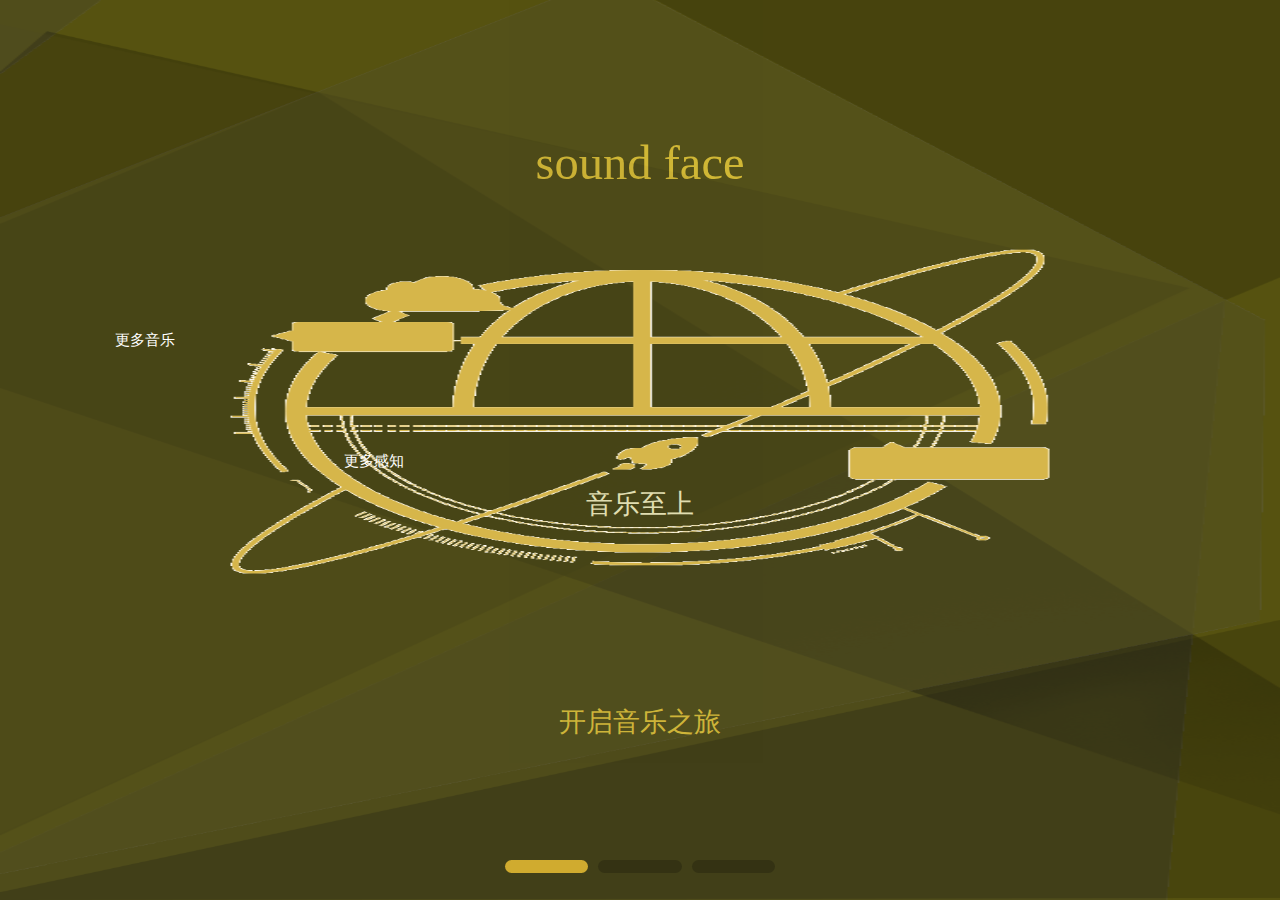
<file: index.html>
<!doctype html>
<html lang="en">
<head>
    <meta charset="UTF-8">
    <meta name="viewport"
          content="width=device-width, user-scalable=no, initial-scale=1.0, maximum-scale=1.0, minimum-scale=1.0">
    <meta http-equiv="X-UA-Compatible" content="ie=edge">
    <title>Document</title>
    <script src = "js/zepto.min.js"></script>
    <script src = "js/swiper.jquery.js"></script>
    <script src = "js/swiper.animate1.0.2.min.js"></script>
    <script src = "js/guide.js"></script>
    <link rel="stylesheet" href="css/animate.css">
    <link rel="stylesheet" href="css/swiper.min.css">
    <link rel="stylesheet" href="css/guide.css">
</head>
<body>
    <div class="swiper-container">
        <div class="swiper-wrapper">
            <div class="swiper-slide">
                <div class="bg11">
                    <span>更多音乐</span>
                    <span>更多感知</span>
                </div>
                <div class="bg12 ani" swiper-animate-effect="bounceInLeft" swiper-animate-duration="0.5s" swiper-animate-delay="0.6s"></div>
                <div class="bg15 ani" swiper-animate-effect="flipInY" swiper-animate-duration="1s" swiper-animate-delay="0s"></div>
                <div class="bg13 ani" swiper-animate-effect="rollIn" swiper-animate-duration="1s" swiper-animate-delay="1s"></div>
                <div class="bg14 ani" swiper-animate-effect="anibg16" swiper-animate-duration="1.5s" swiper-animate-delay="1s">
                    <p class="txt1">sound face</p>
                    <p class="txt2">音乐至上</p>
                    <p class="txt3">开启音乐之旅</p>
                </div>
            </div>
            <div class="swiper-slide">
                <div class="bg21 ani"    swiper-animate-effect="rotateIn" swiper-animate-duration="1.6s" swiper-animate-delay="0.4s">
                    <p>新增推荐歌单</p>
                </div>
                <div class="back2 ani"     swiper-animate-effect="rollIn" swiper-animate-duration="0.6s" swiper-animate-delay="1s"></div>
                <p class = "txt21"> 炫酷歌单 <br> 音乐流行</p>
                <p class="txt22">音乐多元化</p>
            </div>

            <div class="swiper-slide">
                <div class="bg31 ani"   swiper-animate-effect="bounceIn" swiper-animate-duration="1s" swiper-animate-delay="1.4s"> <p>用音乐感知世界</p></div>
                <div class="bg32 ani" swiper-animate-effect="flash" swiper-animate-duration="1.4s" swiper-animate-delay="0.2s"></div>
                <div class="start ani"  swiper-animate-effect="bounceInUp" swiper-animate-duration="1.5s" swiper-animate-delay="1.4s">
                    <a href="home.html">开启体验</a></div>
            </div>
        </div>
        <div class="swiper-pagination"></div>
    </div>
</body>
<script>
    var mySwiper = new Swiper('.swiper-container',{
        pagination:'.swiper-pagination',
        onInit: function(swiper){ //Swiper2.x的初始化是onFirstInit
            swiperAnimateCache(swiper); //隐藏动画元素
            swiperAnimate(swiper); //初始化完成开始动画
        },
        onSlideChangeEnd: function(swiper){
            swiperAnimate(swiper); //每个slide切换结束时也运行当前slide动画
        }
    })
</script>
</html>
</file>
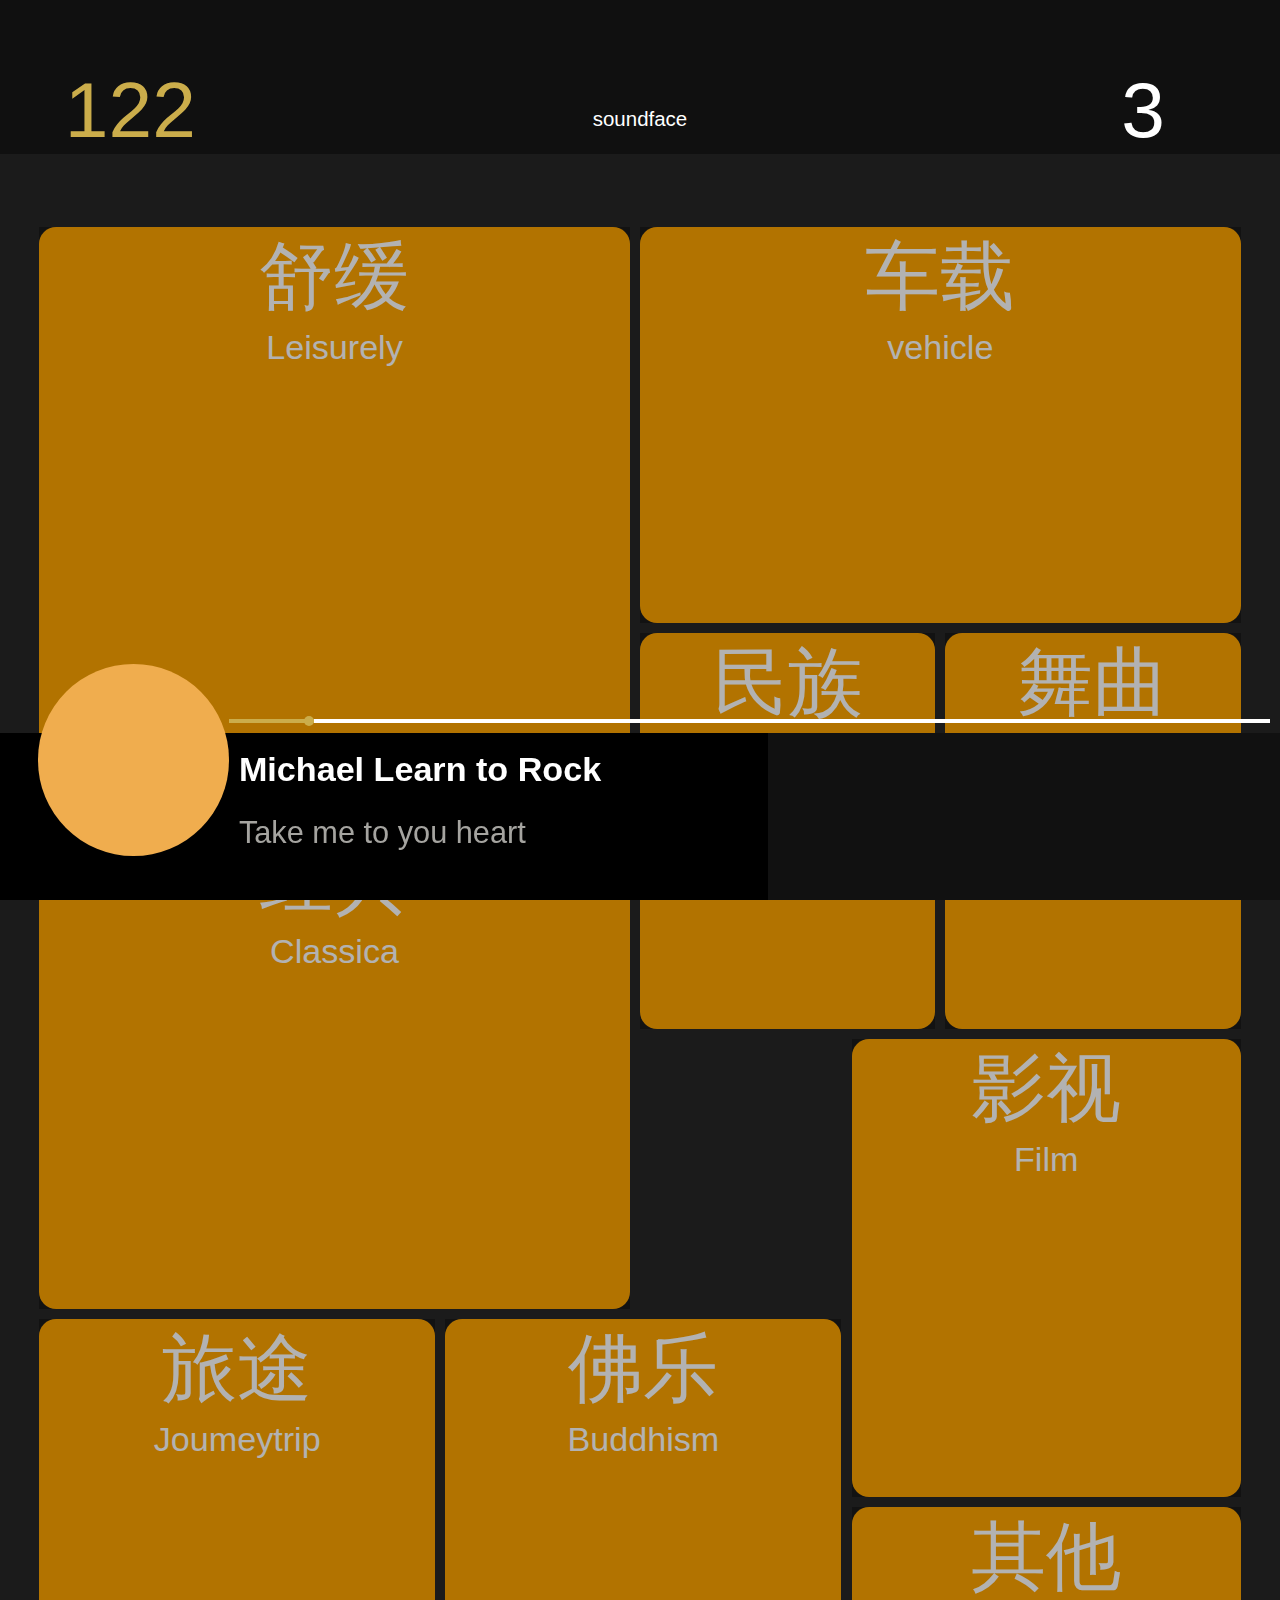
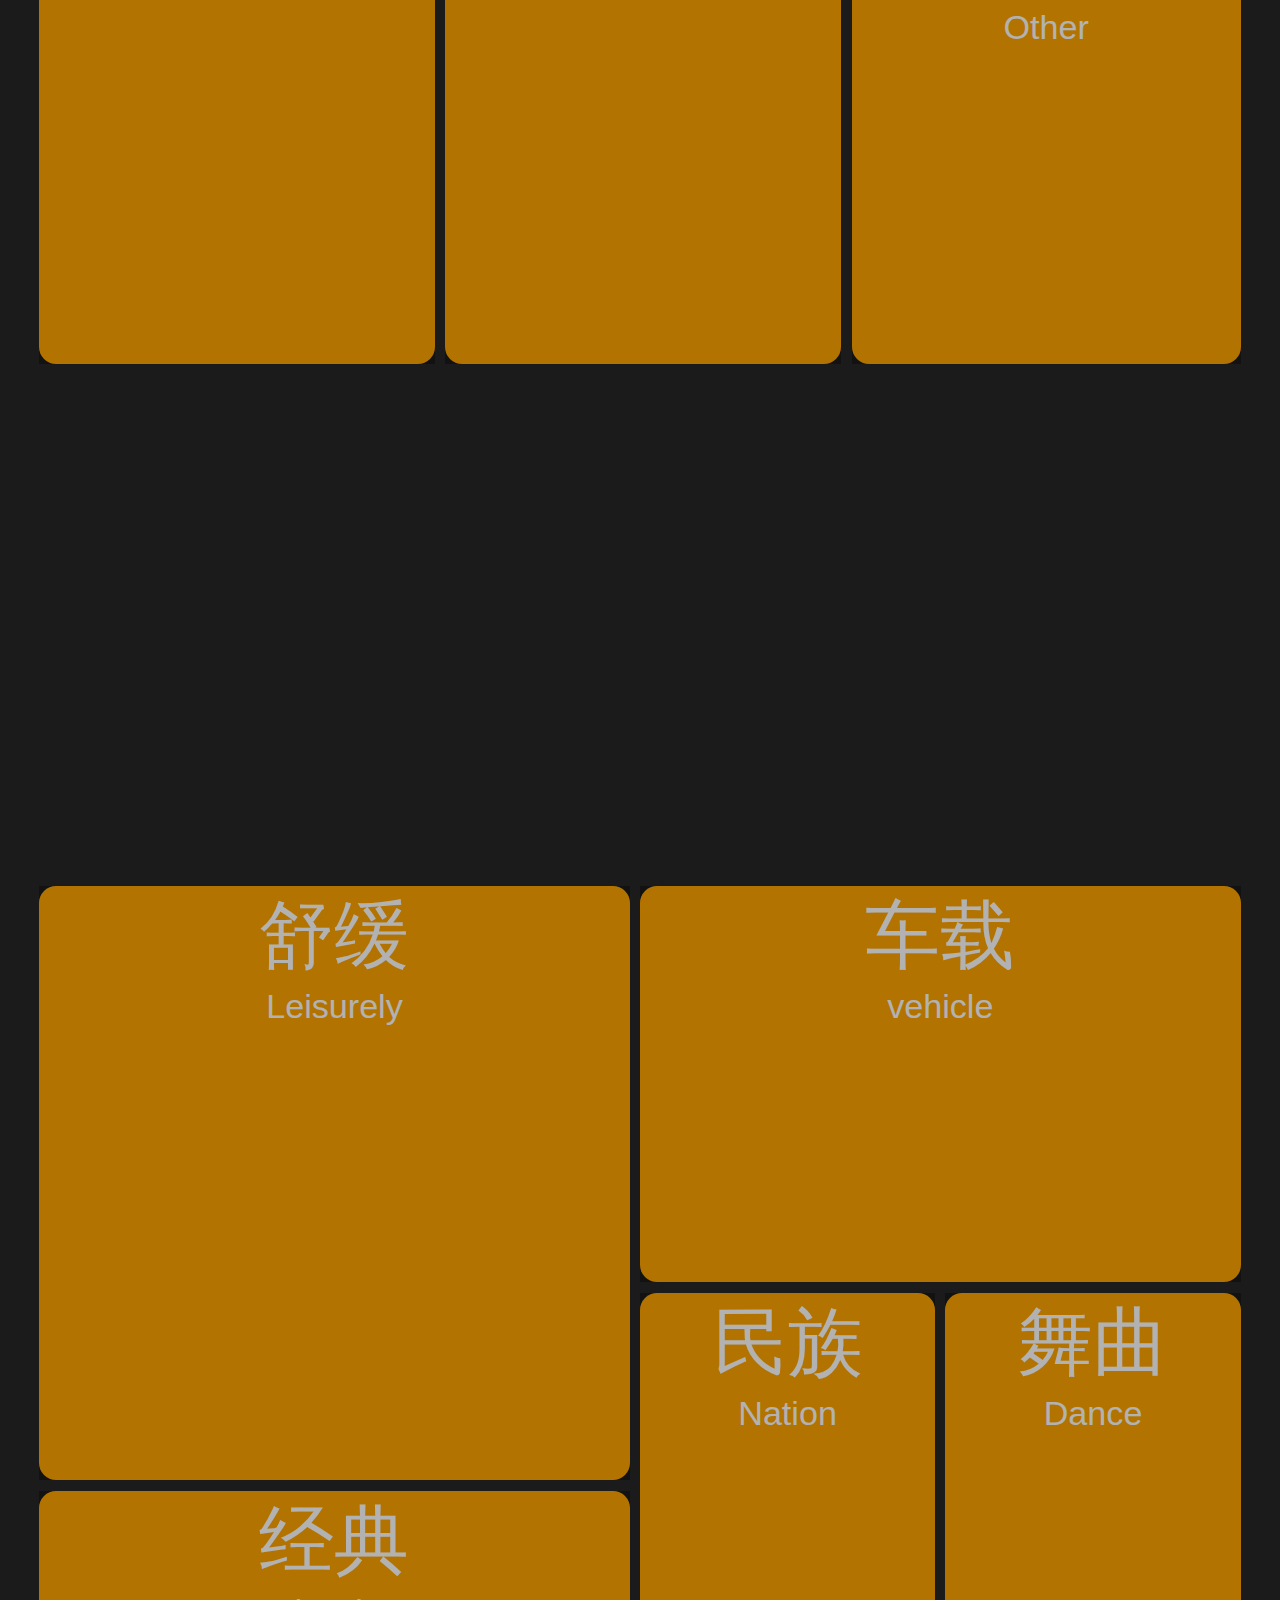
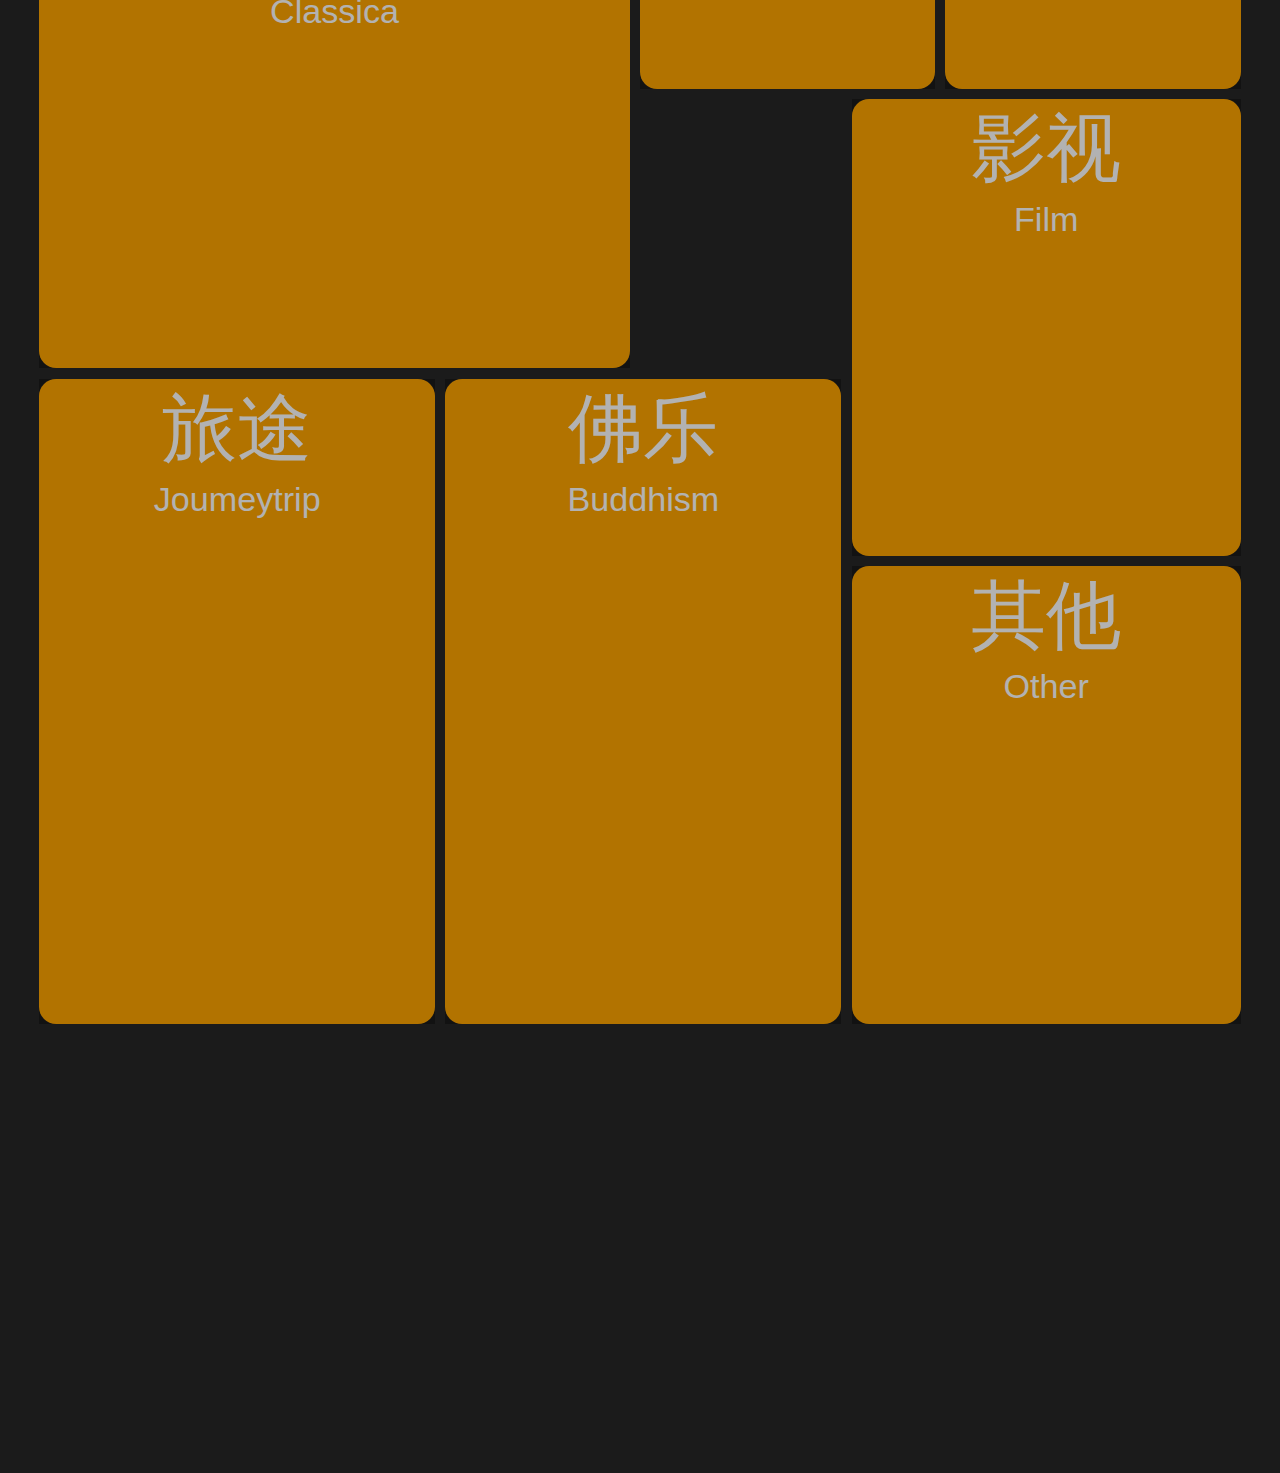
<file: list1.html>
<!doctype html>
<html lang="en">
<head>
    <meta charset="UTF-8">
    <meta name="viewport"
          content="width=device-width, user-scalable=no, initial-scale=1.0, maximum-scale=1.0, minimum-scale=1.0">
    <meta http-equiv="X-UA-Compatible" content="ie=edge">
    <meta name = "x5-orientation" content = "poritrait">
    <meta name = "screen-orientation" content = "poritrait">
    <meta name = "x5-fullscreen" content = "true"/>
    <meta name = "full-screen" content = "yes">
    <meta name = "format-detection" content = "telephone=no,email=no">
    <title>分类</title>
    <script src = "js/zepto.min.js"></script>
    <script src = "js/touch.js"></script>
    <script src = "js/iscroll.js"></script>
    <script src = "js/home.js"></script>
    <script src = "js/list1.js"></script>
    <link rel="stylesheet" href="css/facemusic.css">
    <link rel="stylesheet" href="css/list1.css">
    <script>
        window.onload = function(){
            var scale = resize(750,"x");
            loaded();
            menubtns();
//            var list1 = new lists(scale);
//            list1.fluid();
        }
    </script>
</head>
<body>
<header>
    <div class="menubtn">122</div>
    <div class="logo">soundface</div>
    <div class="service"><a href="home.html">3</a></div>
</header>
<div class="containbox">
    <div class="wrapper">
        <div class="scroller">
            <div class="contain">
                <div class="classify">
                    <div class="classifylist1 clalist">
                        <div class="classifyshade"></div>
                        <span>舒缓</span>
                        <p>Leisurely</p>
                    </div>
                    <div class="classifylist2 clalist">
                        <div class="classifyshade"></div>
                        <span>车载</span>
                        <p>vehicle</p>
                    </div>
                    <div class="classifylist3 clalist">
                        <div class="classifyshade"></div>
                        <span>民族</span>
                        <p>Nation</p>
                    </div>
                    <div class="classifylist3 clalist">
                        <div class="classifyshade"></div>
                        <span>舞曲</span>
                        <p>Dance</p>
                    </div>
                    <div class="classifylist4 clalist">
                        <div class="classifyshade"></div>
                        <span>经典</span>
                        <p>Classica</p>
                    </div>
                    <div class="classifylist5 clalist">
                        <div class="classifyshade"></div>
                        <span>旅途</span>
                        <p>Joumeytrip</p>
                    </div>
                    <div class="classifylist5 clalist">
                        <div class="classifyshade"></div>
                        <span>佛乐</span>
                        <p>Buddhism</p>
                    </div>
                    <div class="classifylist6 clalist">
                        <div class="classifyshade"></div>
                        <span>影视</span>
                        <p>Film</p>
                    </div>
                    <div class="classifylist6 clalist">
                        <div class="classifyshade"></div>
                        <span>其他</span>
                        <p>Other</p>
                    </div>
                </div>
                <div class="classify">
                    <div class="classifylist1 clalist">
                        <div class="classifyshade"></div>
                        <span>舒缓</span>
                        <p>Leisurely</p>
                    </div>
                    <div class="classifylist2 clalist">
                        <div class="classifyshade"></div>
                        <span>车载</span>
                        <p>vehicle</p>
                    </div>
                    <div class="classifylist3 clalist">
                        <div class="classifyshade"></div>
                        <span>民族</span>
                        <p>Nation</p>
                    </div>
                    <div class="classifylist3 clalist">
                        <div class="classifyshade"></div>
                        <span>舞曲</span>
                        <p>Dance</p>
                    </div>
                    <div class="classifylist4 clalist">
                        <div class="classifyshade"></div>
                        <span>经典</span>
                        <p>Classica</p>
                    </div>
                    <div class="classifylist5 clalist">
                        <div class="classifyshade"></div>
                        <span>旅途</span>
                        <p>Joumeytrip</p>
                    </div>
                    <div class="classifylist5 clalist">
                        <div class="classifyshade"></div>
                        <span>佛乐</span>
                        <p>Buddhism</p>
                    </div>
                    <div class="classifylist6 clalist">
                        <div class="classifyshade"></div>
                        <span>影视</span>
                        <p>Film</p>
                    </div>
                    <div class="classifylist6 clalist">
                        <div class="classifyshade"></div>
                        <span>其他</span>
                        <p>Other</p>
                    </div>
                </div>
            </div>
        </div>
    </div>

    <div class="menubox">
        <div class="usertx">
            <div class="userdj"></div>
            <span>j.k我也没想到</span>
        </div>
        <div class="menuboxlist">
            <ul>
                <li>
                    <div class="tubiao"></div>
                    <span>听歌识曲</span>
                    <div class="menuboxmore"></div>
                </li>
                <li>
                    <div class="tubiao"></div>
                    <span>听歌识曲</span>
                    <div class="menuboxmore"></div>
                </li>
                <li>
                    <div class="tubiao"></div>
                    <span>听歌识曲</span>
                    <div class="menuboxmore"></div>
                </li>
                <li>
                    <div class="tubiao"></div>
                    <span>听歌识曲</span>
                    <div class="menuboxmore"></div>
                </li>
                <li>
                    <div class="tubiao"></div>
                    <span>听歌识曲</span>
                    <div class="menuboxmore"></div>
                </li>
                <li>
                    <div class="tubiao"></div>
                    <span>听歌识曲</span>
                    <div class="menuboxmore"></div>
                </li>
            </ul>
        </div>
        <div class="menuboxbot">
            <div class="shez"></div>
            <div class="unlogin">
                <a href="javascript:;">退出登录</a>
            </div>
        </div>
    </div>
</div>

<div class="bfmusic">
    <div class="processd">
        <div class="proce">
            <div class="procecircle"></div>
        </div>
    </div>
    <div class="bftx"></div>
    <div class="bfwords">
        <span>Michael Learn to Rock</span>
        <p>Take me to you heart</p>
    </div>
    <div class="btn">
        <span class="bof"></span>
        <span class="nexts"></span>
        <span class="btmenu"></span>
    </div>
</div>
</body>
</html>
</file>
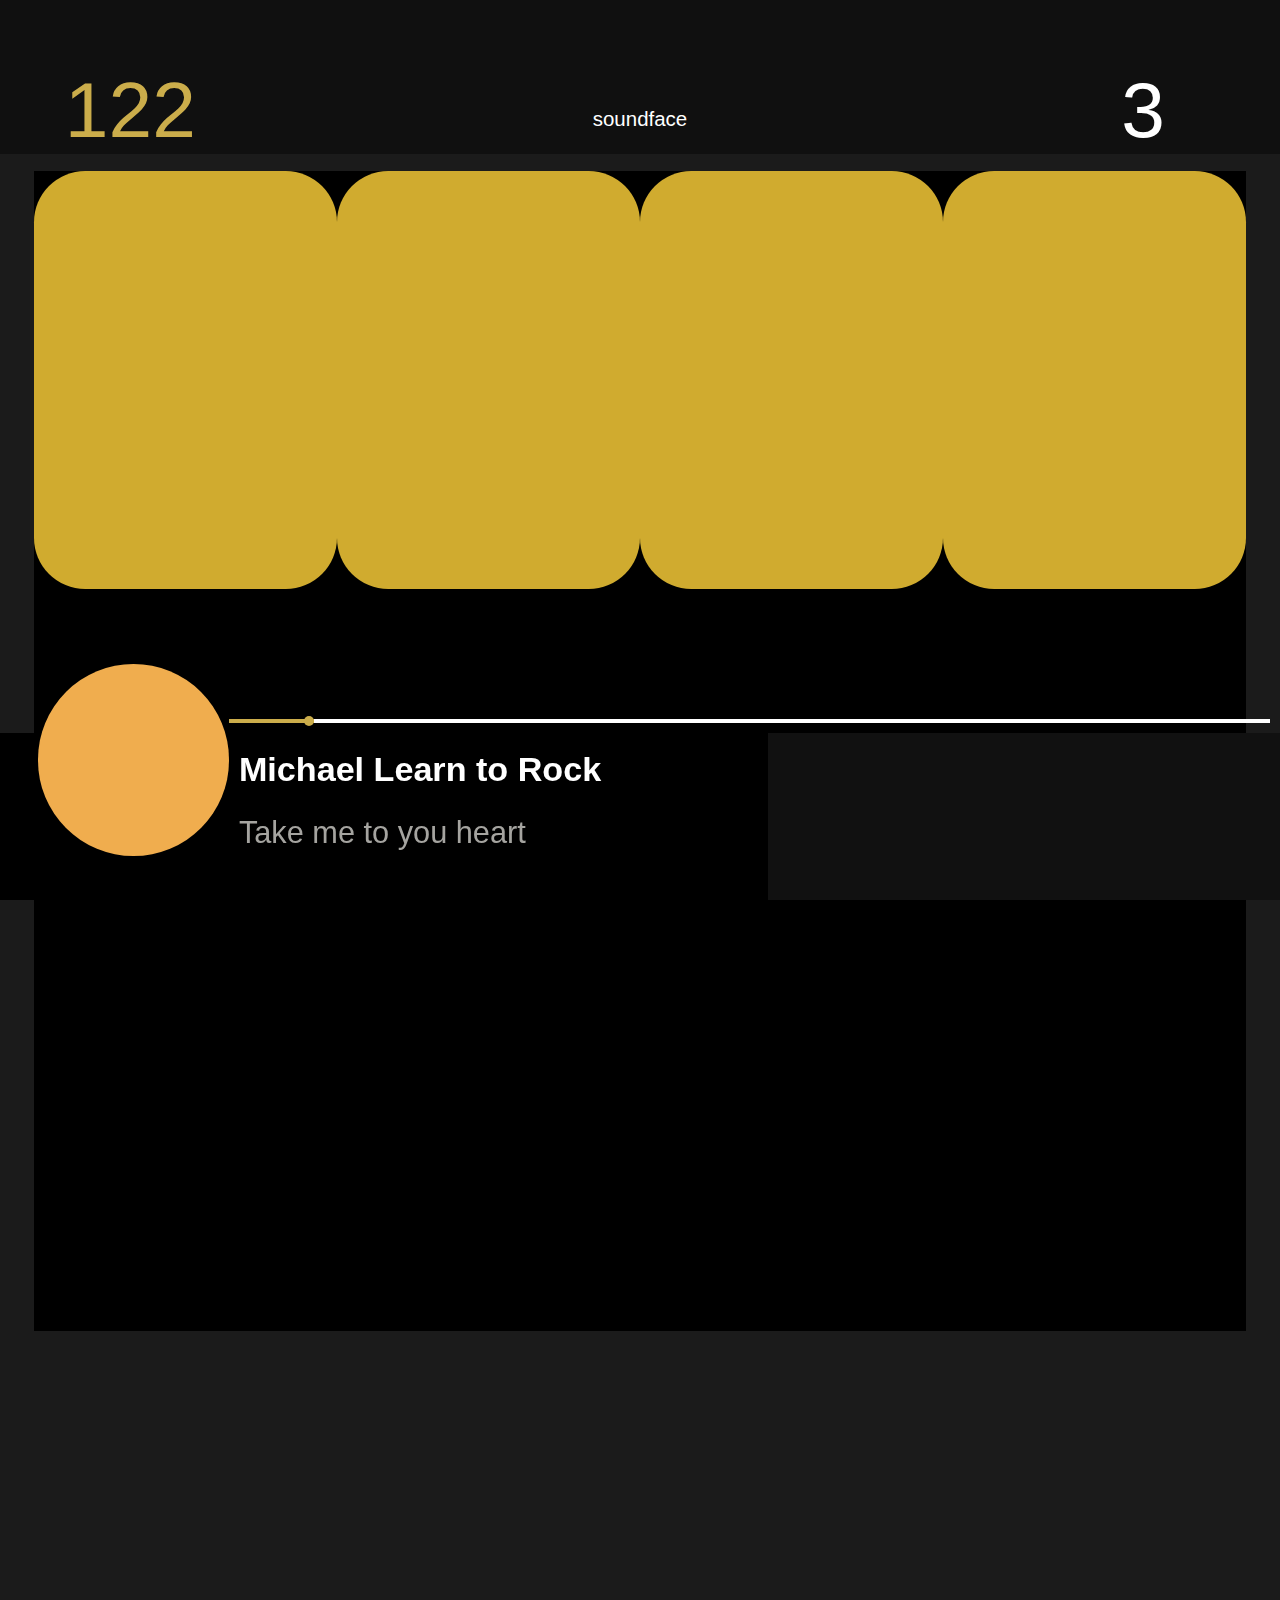
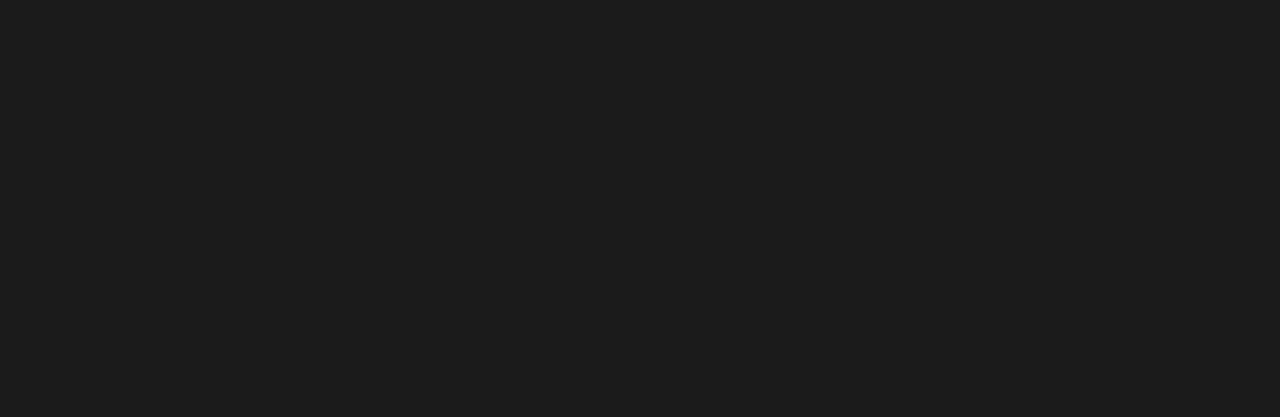
<file: list2.html>
<!doctype html>
<html lang="en">
<head>
    <meta charset="UTF-8">
    <meta name="viewport"
          content="width=device-width, user-scalable=no, initial-scale=1.0, maximum-scale=1.0, minimum-scale=1.0">
    <meta http-equiv="X-UA-Compatible" content="ie=edge">
    <meta name = "x5-orientation" content = "poritrait">
    <meta name = "screen-orientation" content = "poritrait">
    <meta name = "x5-fullscreen" content = "true"/>
    <meta name = "full-screen" content = "yes">
    <meta name = "format-detection" content = "telephone=no,email=no">
    <title>电台</title>
    <script src = "js/zepto.min.js"></script>
    <script src = "js/touch.js"></script>
    <script src = "js/iscroll.js"></script>
    <script src = "js/home.js"></script>
    <script src = "js/list1.js"></script>
    <link rel="stylesheet" href="css/facemusic.css">
    <link rel="stylesheet" href="css/list2.css">
    <script>
        window.onload = function(){
            var scale = resize(750,"x");
            loaded();
            menubtns();
//
        }
    </script>
</head>
<body>
<header>
    <div class="menubtn">122</div>
    <div class="logo">soundface</div>
    <div class="service"><a href="home.html">3</a></div>
</header>
<div class="containbox">
    <div class="wrapper">
        <div class="scroller">
            <div class="contain">

                <div class="electory">
                    <div class="eletitle"></div>

                    <div class="elelistbox">
                        <div class="elelist"></div>
                        <div class="elelist"></div>
                        <div class="elelist"></div>
                        <div class="elelist"></div>
                    </div>
                </div>

            </div>
        </div>
    </div>

    <div class="menubox">
        <div class="usertx">
            <div class="userdj"></div>
            <span>j.k我也没想到</span>
        </div>
        <div class="menuboxlist">
            <ul>
                <li>
                    <div class="tubiao"></div>
                    <span>听歌识曲</span>
                    <div class="menuboxmore"></div>
                </li>
                <li>
                    <div class="tubiao"></div>
                    <span>听歌识曲</span>
                    <div class="menuboxmore"></div>
                </li>
                <li>
                    <div class="tubiao"></div>
                    <span>听歌识曲</span>
                    <div class="menuboxmore"></div>
                </li>
                <li>
                    <div class="tubiao"></div>
                    <span>听歌识曲</span>
                    <div class="menuboxmore"></div>
                </li>
                <li>
                    <div class="tubiao"></div>
                    <span>听歌识曲</span>
                    <div class="menuboxmore"></div>
                </li>
                <li>
                    <div class="tubiao"></div>
                    <span>听歌识曲</span>
                    <div class="menuboxmore"></div>
                </li>
            </ul>
        </div>
        <div class="menuboxbot">
            <div class="shez"></div>
            <div class="unlogin">
                <a href="javascript:;">退出登录</a>
            </div>
        </div>
    </div>
</div>

<div class="bfmusic">
    <div class="processd">
        <div class="proce">
            <div class="procecircle"></div>
        </div>
    </div>
    <div class="bftx"></div>
    <div class="bfwords">
        <span>Michael Learn to Rock</span>
        <p>Take me to you heart</p>
    </div>
    <div class="btn">
        <span class="bof"></span>
        <span class="nexts"></span>
        <span class="btmenu"></span>
    </div>
</div>
</body>
</html>
</file>
<file: css/facemusic.css>
*{
    box-sizing:border-box;
    -webkit-tap-highlight-color:rgba(0,0,0,0);
    -webkit-text-size-adjust:100%;
    -webkit-user-select:none;
}
body,html{
    width:100%;
    height:100%;
    background:#1B1B1B;
    color:#fff;
}
body{
    font-family:Helvetica;
    overflow:hidden;
}
button,input{
    -webkit-appearance:none;
}
p{
    max-height:9999999px;
}
a{
    text-decoration:none;
    color:#fff;
}
body,p,ul,li,input,form,p{
    margin:0;
    padding:0;
    list-style:none;
}

header{
    width:100%;
    height:0.9rem;
    background:#101010;
    color:#fff;
    padding:0 0.38rem;
    position:absolute;
    top:0;
    left:0;
    z-index:1;
    font-size:0.46rem;
    line-height:0.9rem;


    display:flex;
    flex-direction:row;
    justify-content:space-between;

    display:-webkit-box;
    -webkit-box-direction:normal;
    -webkit-box-orient:horizontal;
    -webkit-box-pack:justify;
}
header .logo{
    width:1.14rem;
    height:100%;
    text-align:center;
    font-size:0.12rem;
    line-height:1.4rem;
    /*background:url(../img/)*/
}
header .menubtn{
    width:0.55rem;
    height:0.55rem;
    color:#CBAD4B;
    margin-top:0.2rem;
}
header .service{
    width:0.55rem;
    height:0.55rem;
    color:#CBAD4B;
    margin-top:0.2rem;
}

.containbox{
    width:100%;
    height:100%;
    position:absolute;
    left:0;
    top:0.9rem;
    font-size:0.22rem;
}
.containbox:before,.containbox:after{
    content:"";
    display:block;
}
.containbox:after{
    clear:both;
}
.wrapper{
    width:100%;
    height:100%;
    position:absolute;
    top:0;
    left:0;
}
.wrapper:before,.wrapper:after{
    content:"";
    display:block;
}
.wrapper:after{
    clear:both;
}
.scroller{
    width:100%;
    position:absolute;
    top:0;
    left:0;
}
.bfmusic{
    width:100%;
    height:0.98rem;
    background:#000;
    color:#fff;
    position:absolute;
    bottom:0;
}
.bfmusic .processd{
    width:6.1rem;
    height:0.02rem;
    background:#fff;
    position:absolute;
    left:1.34rem;
    top:-0.08rem;
}
.bfmusic .processd .proce{
    width:0.5rem;
    height:100%;
    background:#CBAD4B;
    position:relative;
}
.bfmusic .processd .proce .procecircle{
    width:0.06rem;
    height:0.06rem;
    border-radius:50%;
    background:#CBAD4B;
    position:absolute;
    top:-0.02rem;
    right:0;
}
.bftx{
    width:1.12rem;
    height:1.12rem;
    background:#f0ad4e;
    border-radius:50%;
    position:absolute;
    left:0.22rem;
    top:-0.4rem;
    font-size:0.18rem;
}
.bfmusic .bfwords{
    width:80%;
    height:100%;
    padding-left:1.4rem;
    position:relative;
}
.bfmusic .bfwords span{
    color:#fff;
    font-size:0.2rem;
    font-weight:bold;
    padding:0.1rem 0;
    position:absolute;
    /*top:0;*/
}
.bfmusic .bfwords p{
    width:100%;
    font-size:0.18rem;
    color:#A5A4A0;
    margin-top:0.2rem;
    position:absolute;
    /*left:0;*/
    top:0.28rem;
}
.bfmusic .btn{
    width:40%;
    height:100%;
    background:#111;
    position:absolute;
    right:0;
    bottom:0;
}

.menubox{
    width:4.8rem;
    height:100%;
    background:#000;
    position:absolute;
    top:-0.9rem;
    z-index:2;
    margin-left:-4.8rem;
}

.menubox .usertx{
    width:1.95rem;
    height:1.95rem;
    border-radius:50%;
    background:#fff;
    position:absolute;
    right:0;left:0;margin:0 auto;
    top:1.34rem;
}
.menubox .usertx .userdj{
    width:0.38rem;
    height:0.5rem;
    color:#CEAA2F;
    position:absolute;
    right:0.12rem;
    bottom:0.12rem;
    background:#CBAD4B;
}
.menubox .usertx span{
    width:100%;
    text-align:center;
    line-height:0.6rem;
    font-size:0.28rem;
    color:#fff;
    position:absolute;
    bottom:-0.6rem;
}

.menubox .menuboxlist{
    width:100%;
    border-bottom:0.02rem solid #262626;
    position:absolute;
    top:5.2rem;
}

.menubox .menuboxlist ul li{
    width:100%;
    height:1.1rem;
    border-top:0.02rem solid #262626;
    color:#fff;
    line-height:1.1rem;
    font-size:0.28rem;
    padding:0 0.2rem;
}
.menubox .menuboxlist ul li span{
    margin-left:0.1rem;
}
.menubox .menuboxlist ul li .tubiao{
    width:0.5rem;
    height:0.5rem;
    color:#CAAA43;
    background:orange;
    float:left;
    /*position:absolute;*/
    margin-top:0.3rem;
    margin-left:0.32rem;
    margin-right:0.1rem;
}
.menubox .menuboxlist ul li .menuboxmore{
    width:0.5rem;
    height:0.5rem;
    color:#CAAA43;
    background:orange;
    float:right;
    margin-top:0.3rem;
}
.menubox .menuboxbot{
    width:100%;
    position:absolute;
    bottom:0;
    padding:0 0.2rem;
    height:0.98rem;
    padding-right:0.6rem;
}
.menubox .menuboxbot .shez{
    width:0.5rem;
    height:0.5rem;
    color:#CAAA43;
    margin-left:0.32rem;
    background:orange;
    float:left;
}
.menubox .menuboxbot .unlogin{
    width:1.48rem;
    height:0.54rem;
    border:0.02rem solid #CAAA43;
    border-radius:0.1rem;float:right;
    text-align:center;
    line-height:0.54rem;
}
.menubox .menuboxbot .unlogin a{
    color:#fff;
    font-size:0.28rem;
}
</file>
<file: css/list1.css>
.classify{
    width:100%;
    /*height:auto;*/
    /*min-height:13.14rem;*/
    padding:0.4rem 0.2rem;
    position:relative;
    overflow:hidden;
}
.classify:before,.classify:after{
    content:"";
    display:block;
}
.classify:after{
    clear:both;
}

.clalist{
    border-radius:0.1rem;
    background:orange;
    float:left;
    text-align:center;
    margin:0.03rem;
    /*position:absolute;*/
    position:relative;
}
.clalist:nth-child(5){
    top:-1.22rem;
}
.clalist:nth-child(6){
    top:1.64rem;
    left:-3.52rem;
}
.clalist:nth-child(7){
    top:-2.2rem;
    left:2.38rem;
}
.clalist:nth-child(8){
    float:right;
    top:-3.84rem;
}
.clalist:nth-child(9){
    left:2.38rem;
    top:-1.1rem;
}
.clalist:before,.clalist:after{
    content:"";
    display:block;
}
.clalist:after{
    clear:both;
}
.clalist span{
    font-size:0.44rem;
}
.clalist p{
    font-size:0.2rem;
}

.classifylist1{
    width:3.46rem;
    height:3.48rem;
}
.classifylist2{
    width:3.52rem;
    height:2.32rem;
}
.classifylist3{
    width:1.73rem;
    height:2.32rem;
}
.classifylist4{
    width:3.46rem;
    height:2.8rem;
}
.classifylist5{
    width:2.32rem;
    height:3.78rem;
}
.classifylist6{
    width:2.28rem;
    height:2.68rem;
}

.clalist .classifyshade{
    width:100%;
    height:100%;
    background:rgba(0,0,0,0.3);
    position:absolute;
}
.classifyshade:before,.classifyshade:after{
    content:"";
    display:block;
}
.classifyshade:after{
    clear:both;
}
</file>
<file: css/list2.css>
.electory{
    width:100%;
    min-height:7.0rem;
    padding:0.1rem 0.2rem;
    display:flex;
    display:-webkit-box;
}
.electory .eletitle{
    background:#fff;
    flex-grow:1;
    -webkit-box-flex :1;
    display:flex;
}
.electory .elelistbox{
    flex-grow:3;
    background:#000;
    -webkit-box-flex :3;
    display:flex;
    flex-direction:row;
    justify-content:space-between;
}
.elelistbox .elelist{
    width:2.45rem;
    height:2.45rem;
    /*float:right;*/
    /*margin:*/
    /*justify-content:center;*/
    /*flex-direction:row;*/
    border-radius:0.3rem;
    background:#d0ab2f;
}
</file>
<file: css/guide.css>
body,html{
    width:100%;
    height:100%;
    overflow:hidden;
}
body,ul,li,h1,p,a,form,input{
    margin:0;padding:0;list-style:none;
}
a{
    color:#d0ab2f;
    text-decoration:none;
}

.swiper-container{
    width:100%;height:100%;
}
.swiper-wrapper{
    width:100%;height:100%;
}

.swiper-slide:nth-child(1){
    background:#d7cd29;
}
.bg11{
    width:100%;
    height:100%;
    background:url(../img/bg11.png) no-repeat 50% 0;
    background-size:100% 100%;
    position:absolute;
    top:0;
    left:0;
    z-index:1;
}
.bg11 span{
    font-size:0.22rem;
    color:#fff;
}
.bg11 span:nth-child(1){
    position:absolute;
   top:4.9rem;
   left:1.7rem;
}
.bg11 span:nth-child(2){
    position:absolute;
    top:6.7rem;
    left:5.1rem;
}
.bg14 .txt1{
    color:#d0ab2f;
    font-size:0.72rem;
    margin-top:2rem;
}
.bg14 .txt2{
    color:#fff;
    font-size:0.4rem;
    margin-top:4.37rem;
}
.bg14 .txt3{
    color:#d0ab2f;
    font-size:0.4rem;
    margin-top:2.7rem;
}
.bg12{
    width:100%;
    height:100%;
    background:url(../img/bg12.png) no-repeat 50% 0;
    background-size:100% 100%;
    position:absolute;
    top:0;
    left:0;opacity:0.5;
}
.bg13{
    width:100%;
    height:100%;
    background:url(../img/bg13.png) no-repeat 50% 0;
    background-size:100% 100%;
    position:absolute;
    top:0;
    left:0;opacity:0.5;
}

.bg15{
    width:100%;
    height:100%;
    background:url(../img/bg15.png) no-repeat 50% 0;
    background-size:100% 100%;
    position:absolute;
    top:0;
    left:0;
    opacity:0.6;
}
.bg14{
    width:100%;
    height:100%;
    background:#000;
    position:absolute;
    top:0;
    left:0;
    opacity:0.6;
    text-align:center;
}
.swiper-slide:nth-child(2){
    background:#d7cd29;
}
.bg21{
    width:100%;
    height:100%;
    background:url(../img/bg21.png) no-repeat 50% 0;
    background-size:100% 100%;
    position:absolute;
    top:0;
    left:0;
    z-index:1;
}
.bg21 p{
    font-size:0.22rem;
    color:#fff;
    position: absolute;
    left:4.7rem;
    top:7.3rem;
}
.txt21{
    font-size:0.22rem;
    color:#d0ab2f;
    position: absolute;
    left:5.8rem;
    top:7.9rem;
}
.txt22{
    font-size:0.4rem;
    color:#d0ab2f;
    position: absolute;
    width:100%;
    text-align:center;
    top:9.75rem;
}
.back2{
    width:100%;
    height:100%;
    background:url(../img/back2.png) no-repeat 50% 0;
    background-size:100% 100%;
    position:absolute;
    top:0;
    left:0;
}
.swiper-slide:nth-child(3){
    background:#d7cd29;
    background:url(../img/back4.png) no-repeat 50% 0;
    background-size:100% 100%;
}
.bg31{
    width:100%;
    height:100%;
    background:url(../img/bg31.png) no-repeat 50% 0;
    background-size:100% 100%;
    position:absolute;
    top:0;
    left:0;
    z-index:1;
}
.bg32{
    width:100%;
    height:100%;
    background:#000;
    position:absolute;
    top:0;
    left:0;
    opacity:0.6;
    text-align:center;
}
.swiper-slide:nth-child(3) p{
    text-align:center;
    width:100%;
    margin-top:7.75rem;
    font-size:0.36rem; color:#d0ab2f;
}
.start{
    width:2.38rem;
    height:0.88rem;
    border-radius:0.44rem;
    border:0.01rem solid #d0ab2f;
    line-height:0.88rem;
    text-align:center;
    font-size:0.4rem;
    color:#d0ab2f;
    position:absolute;
    left:2.4rem;
    top:9.54rem;
    z-index:2;
}
.swiper-pagination-bullet{
    width:1.24rem;
    height:0.2rem;
    border-radius:0.1rem;
    background:#000;
}

.swiper-pagination-bullet-active{
    background:#d0ab2f;
}
</file>
